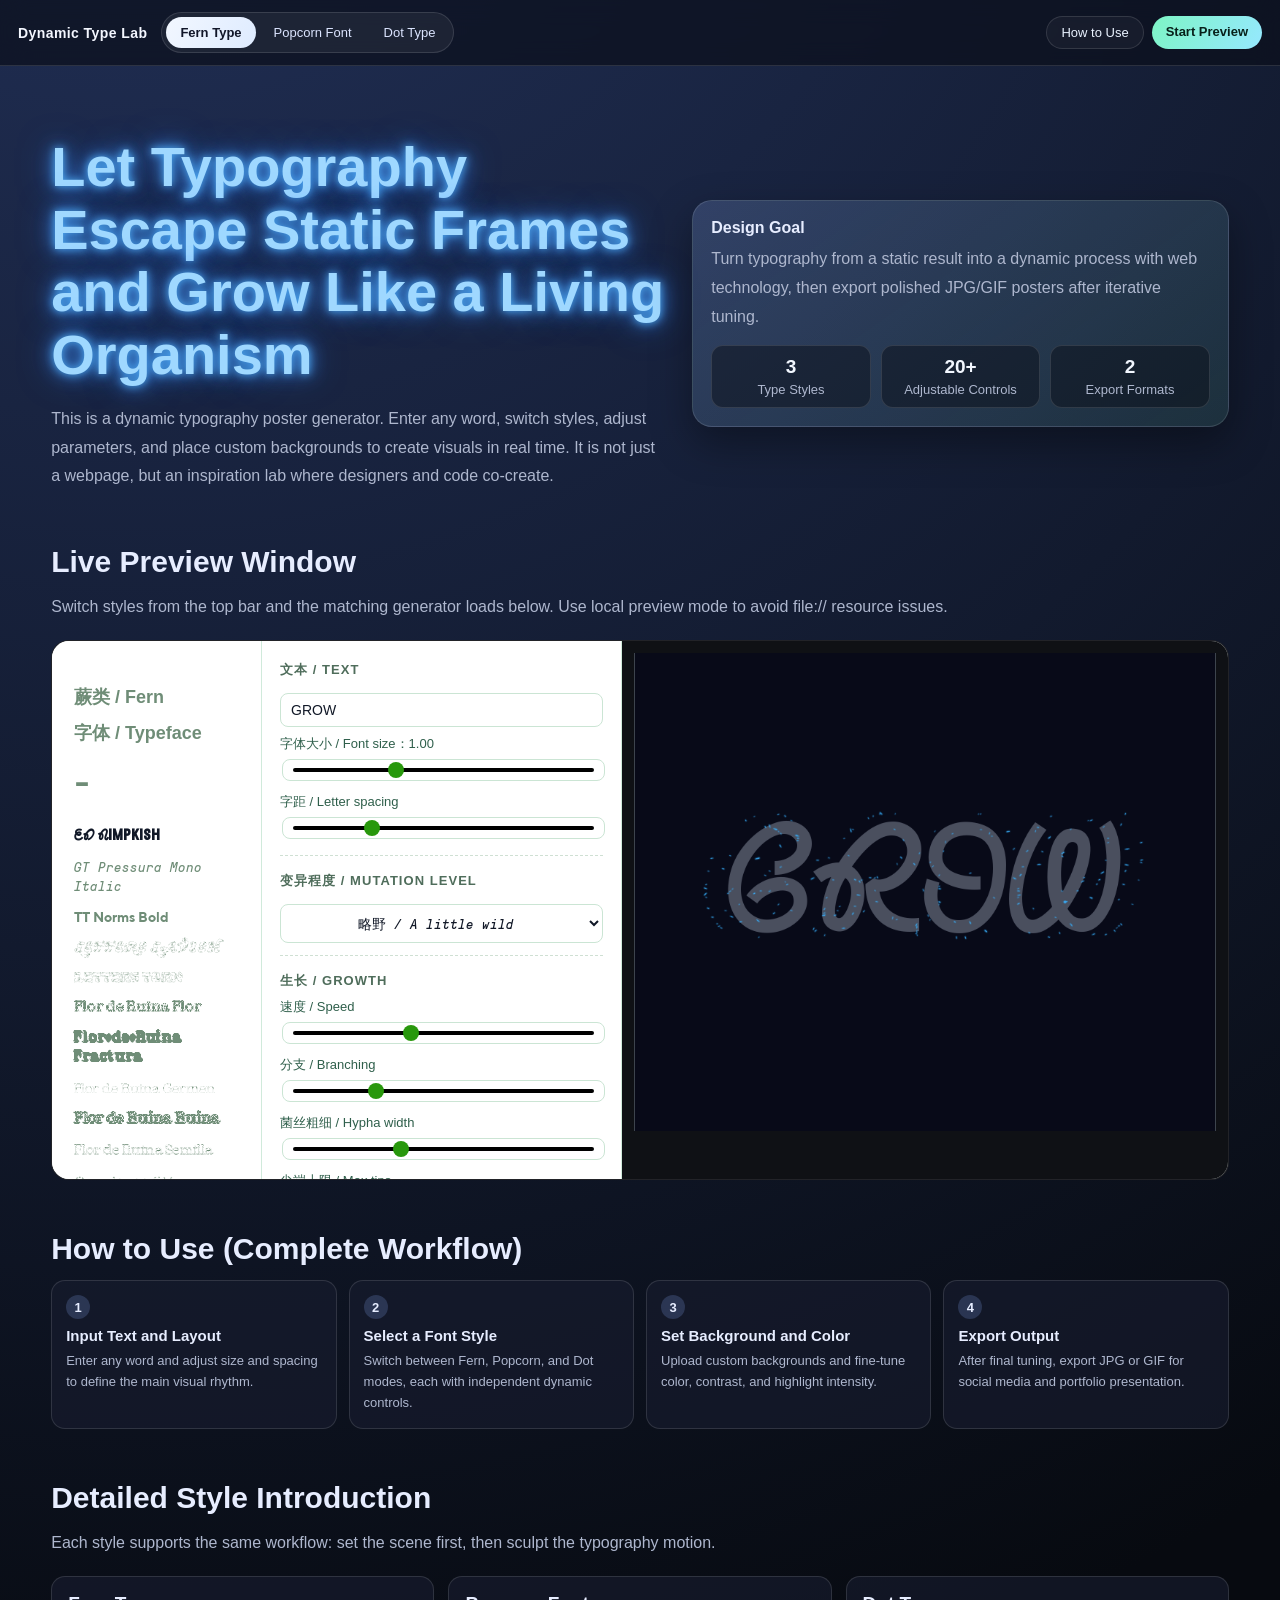
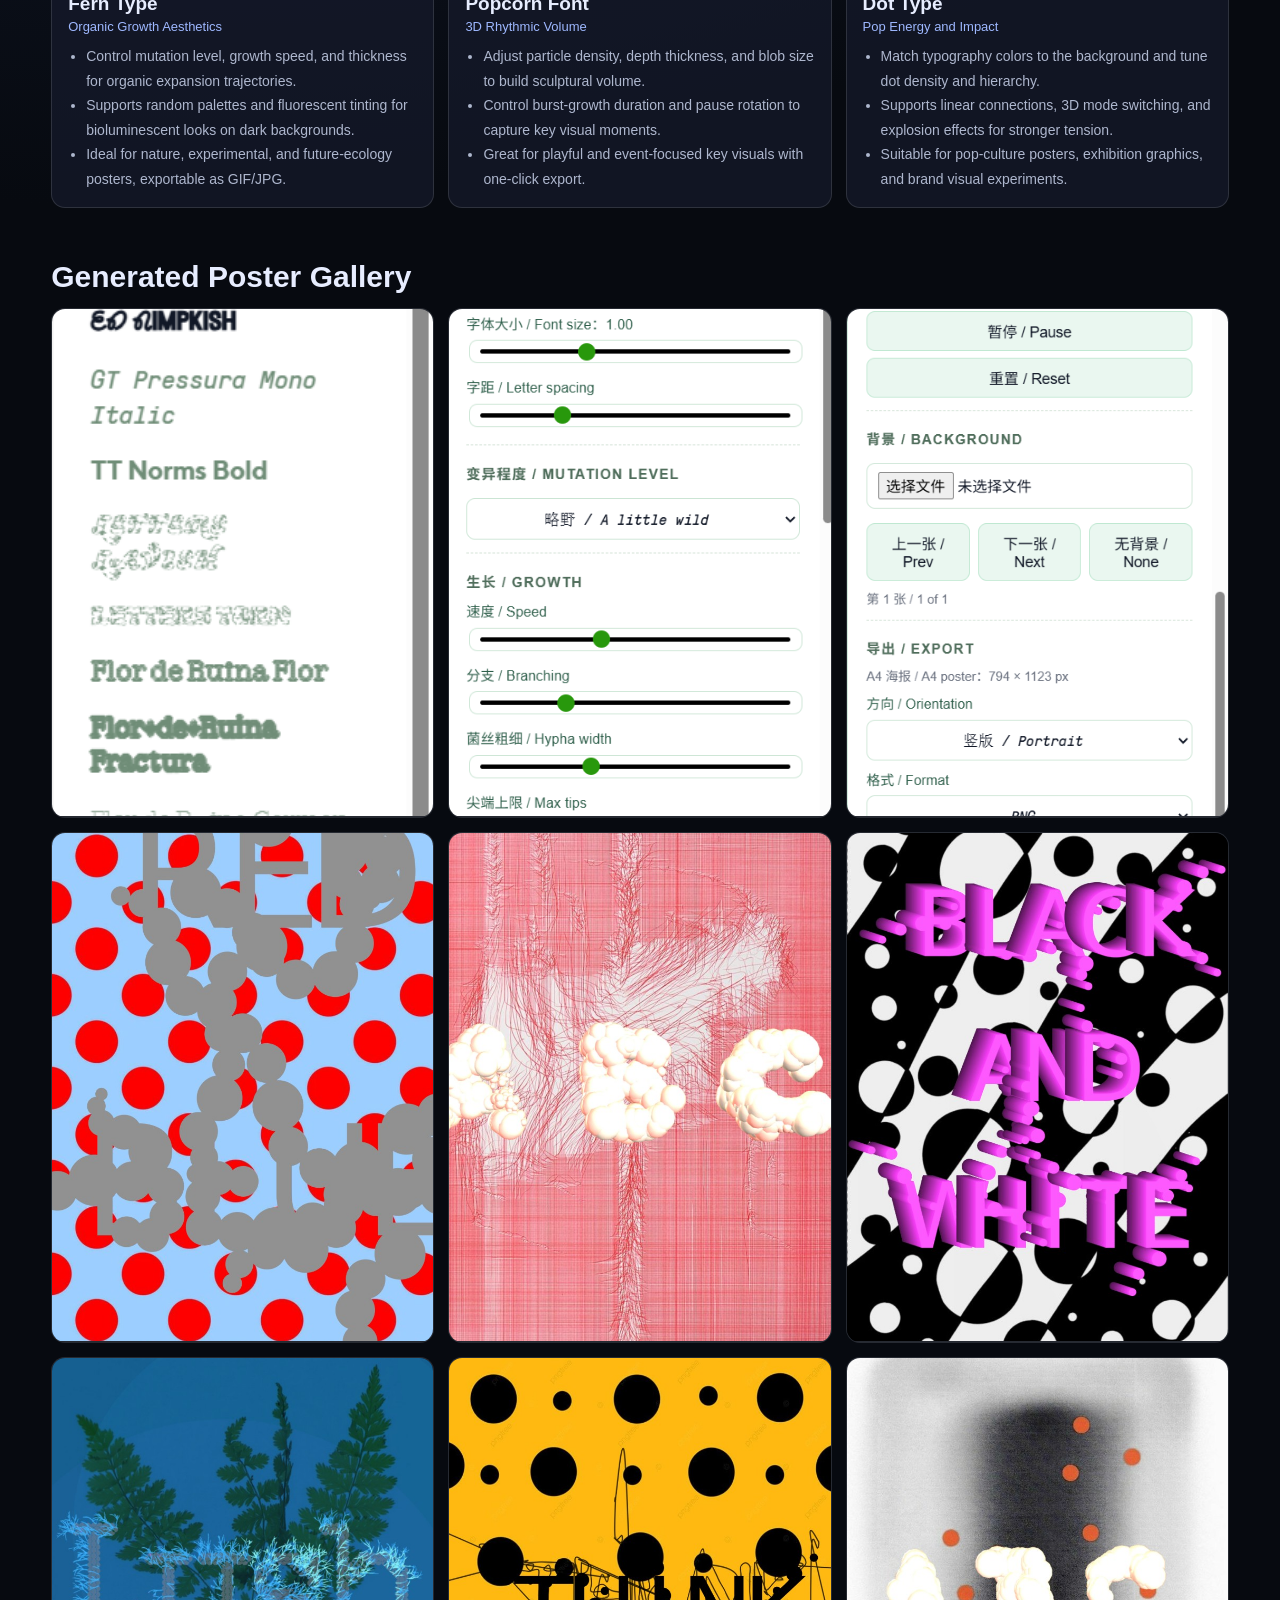
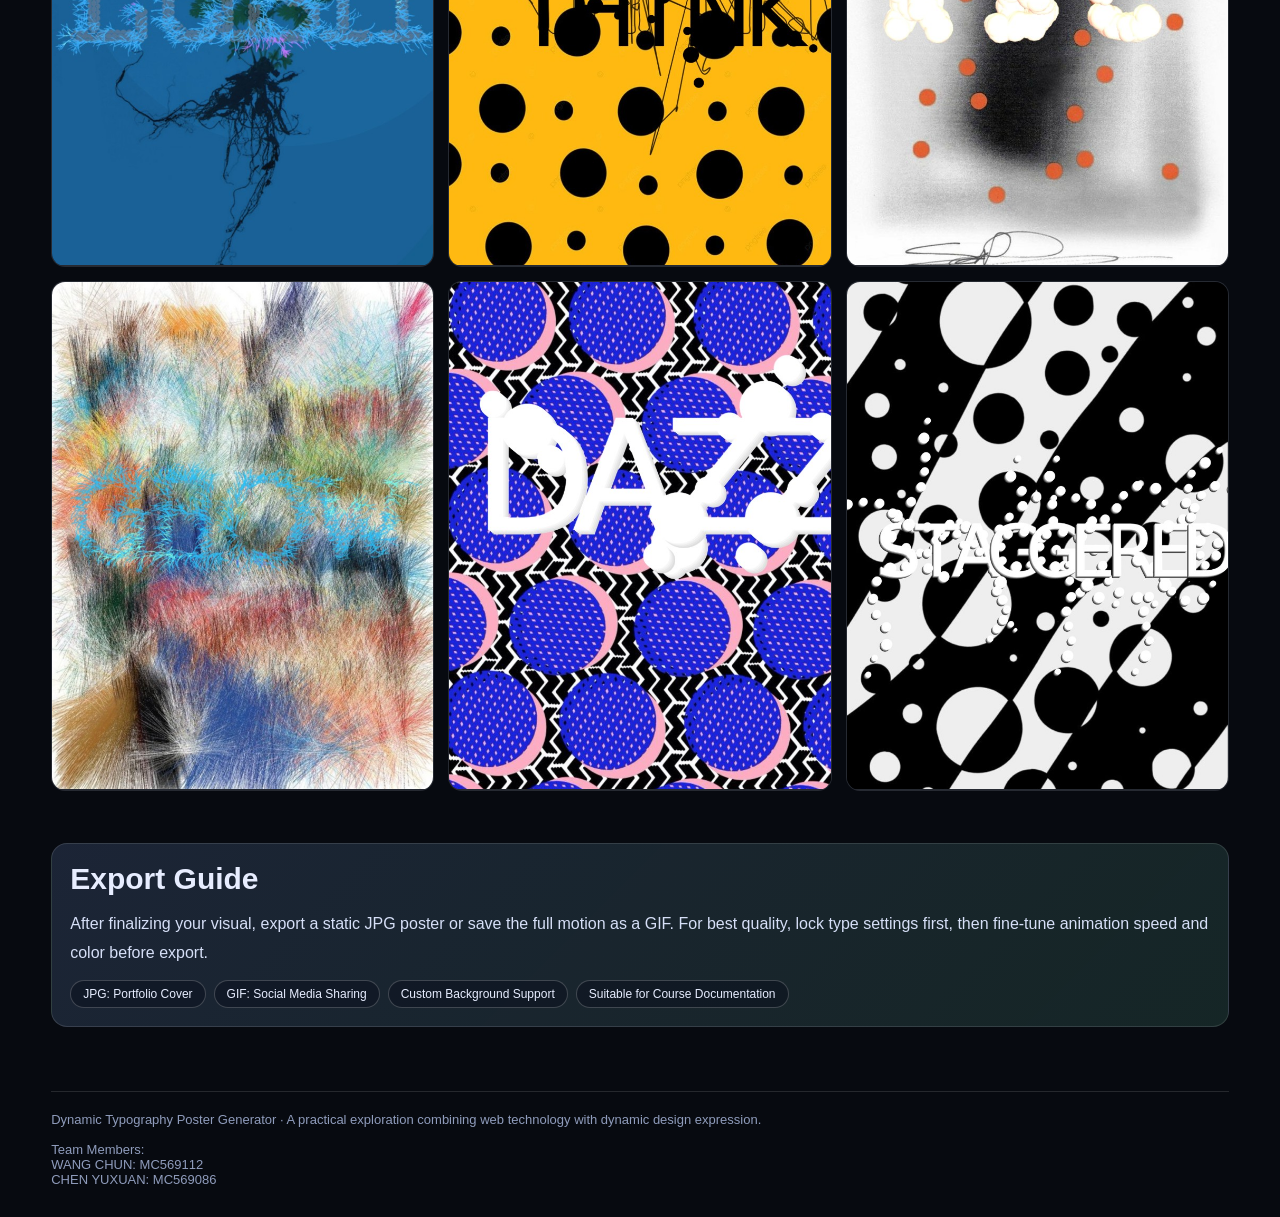
<file: index.html>
<!doctype html>
<html lang="en">
<head>
  <meta charset="UTF-8" />
  <meta name="viewport" content="width=device-width, initial-scale=1.0" />
  <title>Dynamic Typography Poster Generator · Full Preview</title>
  <style>
    :root {
      --bg: #070a10;
      --panel: #111625;
      --panel-soft: rgba(23, 29, 46, 0.65);
      --line: rgba(255, 255, 255, 0.12);
      --text: #e7edff;
      --sub: #aeb7ce;
      --brand: #7df5c5;
      --brand-2: #8eb0ff;
    }
    * { box-sizing: border-box; }
    html, body {
      margin: 0;
      background: radial-gradient(circle at 10% -10%, #24345f 0%, var(--bg) 45%);
      color: var(--text);
      font-family: "Segoe UI", "PingFang SC", "Microsoft YaHei", sans-serif;
      scroll-behavior: smooth;
    }
    a { color: inherit; }
    .file-proto-warn {
      display: none;
      margin: 0;
      padding: 10px 16px;
      font-size: 13px;
      line-height: 1.5;
      background: #fde68a;
      color: #3b2a00;
      border-bottom: 1px solid #f59e0b;
    }
    .topbar {
      position: sticky;
      top: 0;
      z-index: 20;
      display: flex;
      align-items: center;
      gap: 14px;
      padding: 12px 18px;
      background: rgba(12, 16, 28, 0.72);
      border-bottom: 1px solid var(--line);
      backdrop-filter: blur(12px);
    }
    .logo {
      font-size: 14px;
      font-weight: 700;
      letter-spacing: 0.03em;
      color: #f4f7ff;
    }
    .segment {
      display: inline-flex;
      gap: 4px;
      padding: 4px;
      border-radius: 999px;
      border: 1px solid var(--line);
      background: rgba(255, 255, 255, 0.06);
    }
    .segment button {
      border: 0;
      border-radius: 999px;
      padding: 8px 14px;
      color: #dce5ff;
      background: transparent;
      cursor: pointer;
      font-size: 13px;
      white-space: nowrap;
    }
    .segment button[aria-selected="true"] {
      color: #111629;
      background: linear-gradient(120deg, #f2f7ff, #deebff);
      font-weight: 600;
    }
    .top-actions {
      margin-left: auto;
      display: flex;
      gap: 8px;
    }
    .btn {
      border: 1px solid var(--line);
      border-radius: 999px;
      padding: 8px 14px;
      color: #eaf2ff;
      text-decoration: none;
      font-size: 13px;
      background: rgba(255, 255, 255, 0.04);
    }
    .btn.primary {
      background: linear-gradient(120deg, var(--brand), #96e8ff);
      color: #08201a;
      border: 0;
      font-weight: 700;
    }
    .wrap {
      width: min(1180px, 92vw);
      margin: 0 auto;
    }
    .hero {
      padding: 70px 0 38px;
      display: grid;
      grid-template-columns: 1.15fr 1fr;
      gap: 24px;
      align-items: center;
    }
    .hero h1 {
      margin: 0 0 18px;
      font-size: clamp(32px, 5vw, 56px);
      line-height: 1.12;
      color: #9fd8ff;
      text-shadow:
        0 0 8px rgba(80, 180, 255, 0.95),
        0 0 18px rgba(70, 150, 255, 0.85),
        0 0 34px rgba(40, 120, 255, 0.6);
    }
    .hero p {
      margin: 0;
      color: var(--sub);
      line-height: 1.8;
      font-size: 16px;
    }
    .hero-card {
      border: 1px solid var(--line);
      border-radius: 20px;
      padding: 18px;
      background: linear-gradient(145deg, rgba(150, 184, 255, 0.2), rgba(124, 246, 196, 0.1));
      box-shadow: 0 16px 40px rgba(0, 0, 0, 0.36);
    }
    .hero-stat {
      display: grid;
      grid-template-columns: repeat(3, 1fr);
      gap: 10px;
      margin-top: 14px;
    }
    .hero-stat div {
      border-radius: 12px;
      background: rgba(11, 14, 24, 0.5);
      border: 1px solid var(--line);
      padding: 10px;
      text-align: center;
      font-size: 13px;
      color: var(--sub);
    }
    .hero-stat strong {
      display: block;
      color: #f2f7ff;
      font-size: 19px;
      margin-bottom: 4px;
    }
    section {
      padding: 16px 0 36px;
    }
    h2 {
      font-size: 30px;
      margin: 0 0 14px;
    }
    .subtitle {
      color: var(--sub);
      margin: 0 0 20px;
      line-height: 1.7;
    }
    .preview-panel {
      border: 1px solid var(--line);
      border-radius: 18px;
      overflow: hidden;
      background: #03050a;
      height: clamp(420px, 60vh, 680px);
      position: relative;
    }
    .preview-panel iframe {
      border: 0;
      width: 100%;
      height: 100%;
    }
    .methods {
      display: grid;
      grid-template-columns: repeat(4, 1fr);
      gap: 12px;
    }
    .method-item, .style-card, .poster {
      border: 1px solid var(--line);
      border-radius: 14px;
      background: var(--panel-soft);
    }
    .method-item {
      padding: 14px;
    }
    .method-item b {
      font-size: 13px;
      display: inline-flex;
      width: 24px;
      height: 24px;
      align-items: center;
      justify-content: center;
      border-radius: 50%;
      background: rgba(141, 176, 255, 0.2);
      margin-bottom: 8px;
    }
    .method-item h3 {
      margin: 0 0 7px;
      font-size: 15px;
    }
    .method-item p {
      margin: 0;
      color: var(--sub);
      font-size: 13px;
      line-height: 1.6;
    }
    .styles {
      display: grid;
      grid-template-columns: repeat(3, 1fr);
      gap: 14px;
    }
    .style-card {
      padding: 16px;
    }
    .style-card h3 {
      margin: 0;
      font-size: 19px;
    }
    .style-card .en {
      color: #9eb8ff;
      margin: 4px 0 10px;
      font-size: 13px;
    }
    .style-card ul {
      margin: 0;
      padding-left: 18px;
      color: var(--sub);
      line-height: 1.75;
      font-size: 14px;
    }
    .posters {
      display: grid;
      grid-template-columns: repeat(3, 1fr);
      gap: 14px;
    }
    .poster {
      overflow: hidden;
      display: flex;
      flex-direction: column;
      background: rgba(10, 14, 24, 0.75);
    }
    .poster img {
      width: 100%;
      aspect-ratio: 3 / 4;
      object-fit: cover;
      display: block;
      border-bottom: 1px solid var(--line);
    }
    .poster .label {
      padding: 10px 12px 12px;
    }
    .poster h4 {
      margin: 0 0 4px;
      font-size: 15px;
      line-height: 1.35;
    }
    .poster p {
      margin: 0;
      color: #b8c6ea;
      font-size: 12px;
    }
    .export-box {
      border: 1px solid var(--line);
      border-radius: 16px;
      padding: 18px;
      background: linear-gradient(135deg, rgba(141, 176, 255, 0.16), rgba(125, 245, 197, 0.12));
    }
    .export-box p {
      margin: 0 0 12px;
      line-height: 1.8;
      color: #d6dff7;
    }
    .chips {
      display: flex;
      flex-wrap: wrap;
      gap: 8px;
    }
    .chip {
      padding: 6px 12px;
      border-radius: 999px;
      font-size: 12px;
      border: 1px solid rgba(255, 255, 255, 0.2);
      background: rgba(11, 16, 30, 0.52);
    }
    footer {
      margin-top: 28px;
      border-top: 1px solid var(--line);
      padding: 20px 0 30px;
      color: #8f9cbc;
      font-size: 13px;
    }
    @media (max-width: 980px) {
      .hero { grid-template-columns: 1fr; padding-top: 42px; }
      .methods, .styles, .posters { grid-template-columns: 1fr 1fr; }
    }
    @media (max-width: 640px) {
      .topbar { flex-wrap: wrap; }
      .top-actions { margin-left: 0; }
      .methods, .styles, .posters { grid-template-columns: 1fr; }
      .hero-stat { grid-template-columns: 1fr; }
    }
  </style>
</head>
<body>
  <p id="fileProtoWarn" class="file-proto-warn" role="status">
    You are opening this page via file://. Please start the local preview script first, then visit <code>http://127.0.0.1:8891/</code>.
  </p>

  <header class="topbar">
    <div class="logo">Dynamic Type Lab</div>
    <div class="segment" role="tablist" aria-label="Style switch">
      <button type="button" id="tab-hypha01" role="tab" aria-selected="true" aria-controls="site-frame">Fern Type</button>
      <button type="button" id="tab-hypha3d" role="tab" aria-selected="false" aria-controls="site-frame">Popcorn Font</button>
      <button type="button" id="tab-sketch" role="tab" aria-selected="false" aria-controls="site-frame">Dot Type</button>
    </div>
    <div class="top-actions">
      <a class="btn" href="#guide">How to Use</a>
      <a class="btn primary" href="#live">Start Preview</a>
    </div>
  </header>

  <main class="wrap">
    <section class="hero">
      <div>
        <h1>Let Typography Escape Static Frames<br />and Grow Like a Living Organism</h1>
        <p>
          This is a dynamic typography poster generator. Enter any word, switch styles, adjust parameters, and place custom backgrounds to create visuals in real time. It is not just a webpage, but an inspiration lab where designers and code co-create.
        </p>
      </div>
      <div class="hero-card">
        <strong>Design Goal</strong>
        <p class="subtitle" style="margin:8px 0 0;">
          Turn typography from a static result into a dynamic process with web technology, then export polished JPG/GIF posters after iterative tuning.
        </p>
        <div class="hero-stat">
          <div><strong>3</strong>Type Styles</div>
          <div><strong>20+</strong>Adjustable Controls</div>
          <div><strong>2</strong>Export Formats</div>
        </div>
      </div>
    </section>

    <section id="live">
      <h2>Live Preview Window</h2>
      <p class="subtitle">Switch styles from the top bar and the matching generator loads below. Use local preview mode to avoid file:// resource issues.</p>
      <div class="preview-panel">
        <iframe id="site-frame" title="Live dynamic typography preview"></iframe>
      </div>
    </section>

    <section id="guide">
      <h2>How to Use (Complete Workflow)</h2>
      <div class="methods">
        <article class="method-item">
          <b>1</b>
          <h3>Input Text and Layout</h3>
          <p>Enter any word and adjust size and spacing to define the main visual rhythm.</p>
        </article>
        <article class="method-item">
          <b>2</b>
          <h3>Select a Font Style</h3>
          <p>Switch between Fern, Popcorn, and Dot modes, each with independent dynamic controls.</p>
        </article>
        <article class="method-item">
          <b>3</b>
          <h3>Set Background and Color</h3>
          <p>Upload custom backgrounds and fine-tune color, contrast, and highlight intensity.</p>
        </article>
        <article class="method-item">
          <b>4</b>
          <h3>Export Output</h3>
          <p>After final tuning, export JPG or GIF for social media and portfolio presentation.</p>
        </article>
      </div>
    </section>

    <section>
      <h2>Detailed Style Introduction</h2>
      <p class="subtitle">Each style supports the same workflow: set the scene first, then sculpt the typography motion.</p>
      <div class="styles">
        <article class="style-card">
          <h3>Fern Type</h3>
          <p class="en">Organic Growth Aesthetics</p>
          <ul>
            <li>Control mutation level, growth speed, and thickness for organic expansion trajectories.</li>
            <li>Supports random palettes and fluorescent tinting for bioluminescent looks on dark backgrounds.</li>
            <li>Ideal for nature, experimental, and future-ecology posters, exportable as GIF/JPG.</li>
          </ul>
        </article>
        <article class="style-card">
          <h3>Popcorn Font</h3>
          <p class="en">3D Rhythmic Volume</p>
          <ul>
            <li>Adjust particle density, depth thickness, and blob size to build sculptural volume.</li>
            <li>Control burst-growth duration and pause rotation to capture key visual moments.</li>
            <li>Great for playful and event-focused key visuals with one-click export.</li>
          </ul>
        </article>
        <article class="style-card">
          <h3>Dot Type</h3>
          <p class="en">Pop Energy and Impact</p>
          <ul>
            <li>Match typography colors to the background and tune dot density and hierarchy.</li>
            <li>Supports linear connections, 3D mode switching, and explosion effects for stronger tension.</li>
            <li>Suitable for pop-culture posters, exhibition graphics, and brand visual experiments.</li>
          </ul>
        </article>
      </div>
    </section>

    <section>
      <h2>Generated Poster Gallery</h2>
      <div class="posters">
        <article class="poster">
          <img src="assets/gallery/c__Users____AppData_Roaming_Cursor_User_workspaceStorage_283b3e4316146873b7c0c40d1c9e3ef6_images_588ccd5e0c032b459ac14dc6edbb5e39-4e5323fc-a02a-4df3-b46a-c95545437c27.png" alt="" loading="lazy" />
        </article>
        <article class="poster">
          <img src="assets/gallery/c__Users____AppData_Roaming_Cursor_User_workspaceStorage_283b3e4316146873b7c0c40d1c9e3ef6_images_81e70996817e2d2b37be144c7d0ee6eb-46a0be03-b493-4d83-82ad-4597601041f9.png" alt="" loading="lazy" />
        </article>
        <article class="poster">
          <img src="assets/gallery/c__Users____AppData_Roaming_Cursor_User_workspaceStorage_283b3e4316146873b7c0c40d1c9e3ef6_images_366f7f73c98ddcbb5b693c4367a1a8e5-1530a7f0-4c83-4836-8903-17f40b631798.png" alt="" loading="lazy" />
        </article>
        <article class="poster">
          <img src="assets/gallery/c__Users____AppData_Roaming_Cursor_User_workspaceStorage_283b3e4316146873b7c0c40d1c9e3ef6_images_0523c8fbcb21704c252a7f1fb19b2009-9d7dbf4b-1cd4-4d88-b047-c0663200fab7.png" alt="" loading="lazy" />
        </article>
        <article class="poster">
          <img src="assets/gallery/c__Users____AppData_Roaming_Cursor_User_workspaceStorage_283b3e4316146873b7c0c40d1c9e3ef6_images_a3b7bb2f9c4197abf1fd774eaa258813-d1e3f15f-a01d-491a-9dff-8e238dc6bdd2.png" alt="" loading="lazy" />
        </article>
        <article class="poster">
          <img src="assets/gallery/gallery-new-aic.png?v=20260401-4" alt="" loading="lazy" />
        </article>
        <article class="poster">
          <img src="assets/gallery/gallery-new-grow.png?v=20260401-4" alt="" loading="lazy" />
        </article>
        <article class="poster">
          <img src="assets/gallery/c__Users____AppData_Roaming_Cursor_User_workspaceStorage_283b3e4316146873b7c0c40d1c9e3ef6_images_8f7b266f37e2ae2b406540b25ccbb711-6c7daae2-5886-412d-9455-14fbab361abe.png" alt="" loading="lazy" />
        </article>
        <article class="poster">
          <img src="assets/gallery/c__Users____AppData_Roaming_Cursor_User_workspaceStorage_283b3e4316146873b7c0c40d1c9e3ef6_images_74ca0c047b29ad5ffeb4c5c0bcfdb66d-66dba9b5-579b-4f4b-ba26-a7b05d8e419e.png" alt="" loading="lazy" />
        </article>
        <article class="poster">
          <img src="assets/gallery/c__Users____AppData_Roaming_Cursor_User_workspaceStorage_283b3e4316146873b7c0c40d1c9e3ef6_images_be12fd8d308293a68924dfcfef86d3f5-4a6d3846-e227-4245-8489-78540e20b130.png" alt="" loading="lazy" />
        </article>
        <article class="poster">
          <img src="assets/gallery/c__Users____AppData_Roaming_Cursor_User_workspaceStorage_283b3e4316146873b7c0c40d1c9e3ef6_images_a9dc67df0c2f2aa646c1614c33de609e-b7113aec-a3f3-4e6a-8c4e-e67a89eeaba2.png" alt="" loading="lazy" />
        </article>
        <article class="poster">
          <img src="assets/gallery/gallery-new-dazz.png?v=20260401-4" alt="" loading="lazy" />
        </article>
      </div>
    </section>

    <section>
      <div class="export-box">
        <h2 style="margin-top:0;">Export Guide</h2>
        <p>
          After finalizing your visual, export a static JPG poster or save the full motion as a GIF. For best quality, lock type settings first, then fine-tune animation speed and color before export.
        </p>
        <div class="chips">
          <span class="chip">JPG: Portfolio Cover</span>
          <span class="chip">GIF: Social Media Sharing</span>
          <span class="chip">Custom Background Support</span>
          <span class="chip">Suitable for Course Documentation</span>
        </div>
      </div>
    </section>

    <footer>
      Dynamic Typography Poster Generator · A practical exploration combining web technology with dynamic design expression.
      <br /><br />
      Team Members:
      <br />WANG CHUN: MC569112
      <br />CHEN YUXUAN: MC569086
    </footer>
  </main>

  <script>
    (function () {
      var paths = {
        hypha01: "hypha-01-new/index.html?v=20260401-hotfix3",
        hypha3d: "hypha-03-3d/index.html?v=20260401-hotfix3",
        sketch: "sketch-fonts-bundle/sketchFonts-main/index.html?v=20260401-hotfix3"
      };
      var keys = ["hypha01", "hypha3d", "sketch"];
      var iframe = document.getElementById("site-frame");
      var tabs = {
        hypha01: document.getElementById("tab-hypha01"),
        hypha3d: document.getElementById("tab-hypha3d"),
        sketch: document.getElementById("tab-sketch")
      };

      function keyFromHash() {
        var h = (location.hash || "").replace(/^#/, "");
        if (keys.indexOf(h) !== -1) return h;
        return "hypha01";
      }

      function setActive(key, updateHash) {
        if (updateHash !== false && history.replaceState) {
          history.replaceState(null, "", "#" + key);
        }
        keys.forEach(function (k) {
          tabs[k].setAttribute("aria-selected", k === key ? "true" : "false");
        });
        iframe.src = paths[key];
      }

      tabs.hypha01.addEventListener("click", function () { setActive("hypha01"); });
      tabs.hypha3d.addEventListener("click", function () { setActive("hypha3d"); });
      tabs.sketch.addEventListener("click", function () { setActive("sketch"); });
      window.addEventListener("hashchange", function () { setActive(keyFromHash(), false); });
      setActive(keyFromHash(), false);

      if (location.protocol === "file:") {
        var warn = document.getElementById("fileProtoWarn");
        if (warn) warn.style.display = "block";
      }
    })();
  </script>
</body>
</html>
</file>
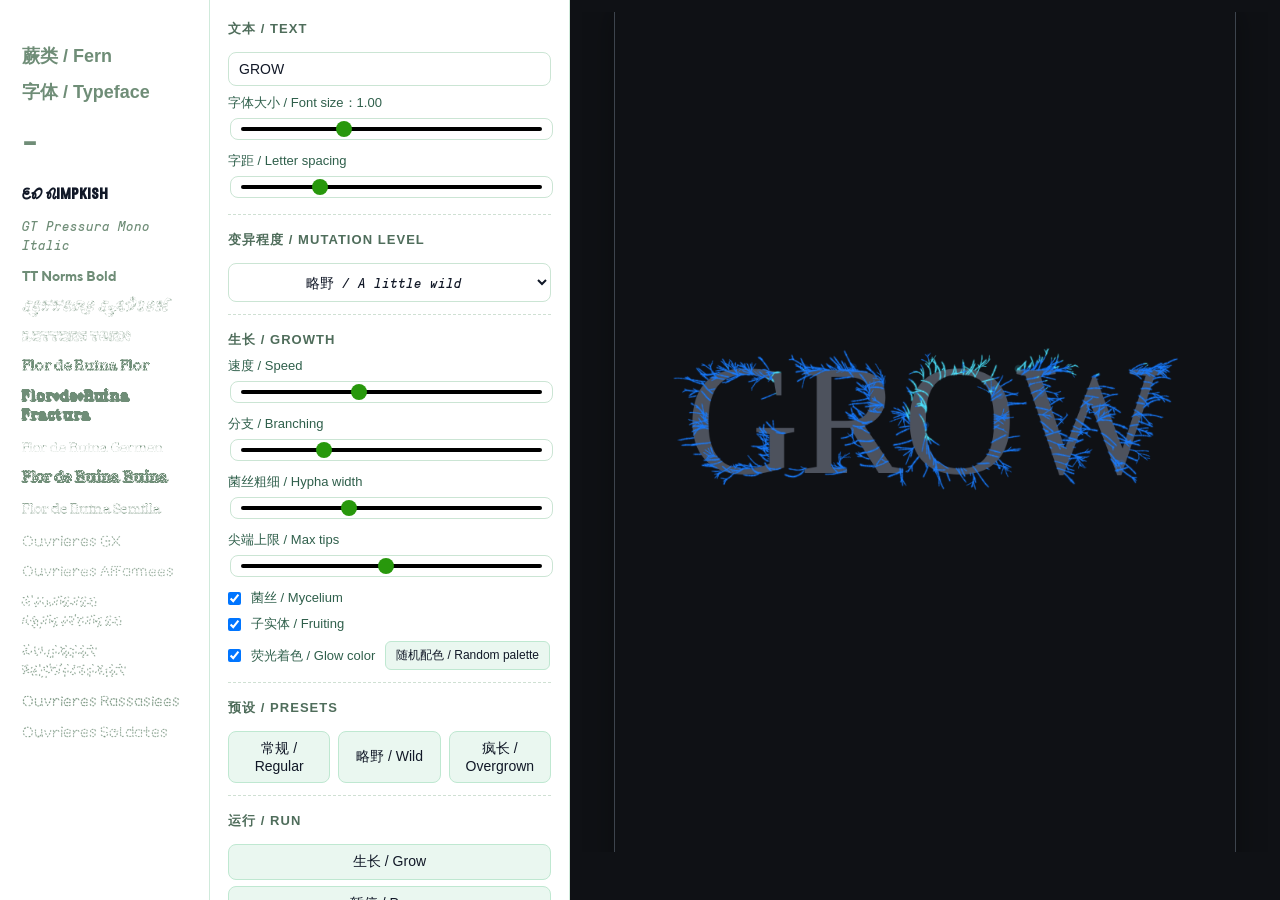
<file: hypha-01-new/index.html>
<!DOCTYPE html>
<html lang="zh-CN">
<head>
  <meta charset="UTF-8">
  <meta name="viewport" content="width=device-width, initial-scale=1.0">
  <title>蕨类字体 / Fern type</title>
  <link rel="stylesheet" href="./style.css">
  <!-- 本地 p5，解压后无需联网即可打开 -->
  <script src="./p5.min.js"></script>
  <script src="./gif.js"></script>
  <style>
    body {
      margin: 0;
      background: #f1f8f4;
      color: #1f2937;
      font-family: Arial, sans-serif;
      overflow: hidden;
    }
    .font-sidebar { background: #ffffff; border-right: 1px solid #d0eadb; z-index: 5; }
    .font-sidebar h2, .font-sidebar h3 { color: #6f8d77; }
    #fontList button {
      width: 100%;
      text-align: left;
      border: none;
      background: transparent;
      color: #6f8d77;
      font-size: 14px;
      line-height: 1.35;
      padding: 6px 0;
      cursor: pointer;
      word-break: break-word;
    }
    #fontList button.is-active, #fontList button:hover { color: #111827; font-weight: 700; }
    .main { margin-left: 210px; display: grid; grid-template-columns: 360px 1fr; height: 100vh; position: relative; z-index: 2; }
    .panel { border-right: 1px solid #d0eadb; padding: 20px 18px; box-sizing: border-box; overflow: auto; background: #ffffff; position: relative; z-index: 3; }
    .panel h4 { margin: 0 0 8px; font-size: 13px; color: #4f6d5b; letter-spacing: 0.08em; text-transform: uppercase; }
    .panel-block { margin-bottom: 16px; padding-bottom: 12px; border-bottom: 1px dashed #cfe0d3; }
    .panel label { display: block; margin-top: 8px; font-size: 13px; color: #2f5f4b; }
    .panel input, .panel select, .panel button { width: 100%; margin-top: 6px; background: #ffffff; color: #111827; border: 1px solid #cbe5d4; border-radius: 8px; padding: 8px 10px; box-sizing: border-box; font-size: 14px; }
    .panel input:focus, .panel select:focus { outline: 2px solid #b7eacc; border-color: #63d18a; }
    .panel button { cursor: pointer; background: #eaf7f0; border-color: #bfe8d1; transition: background 0.16s ease, border-color 0.16s ease, transform 0.08s ease; }
    .panel button:hover { background: #dff4e7; border-color: #8fe1b3; }
    .panel button:active { transform: translateY(1px); }
    .toggle-row { display: flex; gap: 10px; align-items: center; margin-top: 8px; font-size: 13px; color: #2f5f4b; }
    .toggle-row button { width: auto; margin-top: 0; padding: 5px 10px; border-radius: 6px; font-size: 12px; }
    .toggle-row input { width: auto; margin: 0; }
    .preset-row { display: grid; grid-template-columns: 1fr 1fr 1fr; gap: 8px; margin-top: 8px; }
    .canvas-wrap { position: relative; height: 100vh; background: #0f1115; overflow: hidden; z-index: 1; display: flex; flex-direction: column; align-items: center; padding: 12px 12px 48px; box-sizing: border-box; }
    .canvas-board { flex: 1; min-height: 0; width: 100%; display: flex; align-items: center; justify-content: center; overflow: auto; }
    #canvas-container { width: min(620px, 100%); aspect-ratio: 210 / 297; border-radius: 10px; border: 1px solid rgba(148, 163, 184, 0.35); box-shadow: 0 12px 32px rgba(0,0,0,0.35); overflow: hidden; line-height: 0; }
    #canvas-container canvas { width: 100% !important; height: auto !important; display: block; position: static !important; left: auto !important; top: auto !important; margin: 0 !important; background: transparent !important; }
    #statusText { display: none; }
  </style>
</head>
<body>
  <aside class="font-sidebar">
    <h3>蕨类 / Fern</h3>
    <h3>字体 / Typeface</h3>
    <h2>-</h2>
    <ul id="fontList"></ul>
  </aside>
  <main class="main">
    <section class="panel">
      <div class="panel-block">
        <h4>文本 / Text</h4>
        <input id="hyphaText" type="text" value="GROW">
        <label>字体大小 / Font size：<span id="fontSizeScaleVal">1.00</span></label>
        <input id="fontSizeScale" type="range" min="0.6" max="1.8" step="0.05" value="1.00">
        <label>字距 / Letter spacing</label>
        <input id="letterSpacing" type="range" min="0.6" max="2.2" step="0.1" value="1.0">
      </div>
      <div class="panel-block">
        <h4>变异程度 / Mutation level</h4>
        <select id="mutation">
          <option value="0.8">常规 / Regular</option>
          <option value="1.3" selected>略野 / A little wild</option>
          <option value="1.9">疯长 / Overgrown</option>
        </select>
      </div>
      <div class="panel-block">
        <h4>生长 / Growth</h4>
        <label>速度 / Speed</label>
        <input id="growthSpeed" type="range" min="20" max="280" value="120">
        <label>分支 / Branching</label>
        <input id="branchRate" type="range" min="0.01" max="0.2" step="0.01" value="0.06">
        <label>菌丝粗细 / Hypha width</label>
        <input id="strokeWeight" type="range" min="0.5" max="2.5" step="0.1" value="1.2">
        <label>尖端上限 / Max tips</label>
        <input id="maxTips" type="range" min="500" max="3200" step="100" value="1800">
        <div class="toggle-row"><input type="checkbox" id="toggleMycelium" checked><span>菌丝 / Mycelium</span></div>
        <div class="toggle-row"><input type="checkbox" id="toggleFruiting" checked><span>子实体 / Fruiting</span></div>
        <div class="toggle-row"><input type="checkbox" id="toggleColorize" checked><span>荧光着色 / Glow color</span><button id="randomPaletteBtn" type="button">随机配色 / Random palette</button></div>
      </div>
      <div class="panel-block">
        <h4>预设 / Presets</h4>
        <div class="preset-row">
          <button type="button" data-preset="regular">常规 / Regular</button>
          <button type="button" data-preset="wild">略野 / Wild</button>
          <button type="button" data-preset="overgrown">疯长 / Overgrown</button>
        </div>
      </div>
      <div class="panel-block">
        <h4>运行 / Run</h4>
        <button id="growBtn" type="button">生长 / Grow</button>
        <button id="pauseBtn" type="button">暂停 / Pause</button>
        <button id="resetBtn" type="button">重置 / Reset</button>
      </div>
      <div class="panel-block">
        <h4>背景 / Background</h4>
        <input id="bgFile" type="file" accept="image/*" multiple>
        <div class="preset-row">
          <button id="prevBg" type="button">上一张 / Prev</button>
          <button id="nextBg" type="button">下一张 / Next</button>
          <button id="noBg" type="button">无背景 / None</button>
        </div>
        <div id="bgInfo" style="margin-top:8px; font-size:12px; color:#6b7280;">无背景 / No background</div>
      </div>
      <div class="panel-block">
        <h4>导出 / Export</h4>
        <div style="font-size:12px;color:#6b7280;">A4 海报 / A4 poster：794 × 1123 px</div>
        <label>方向 / Orientation</label>
        <select id="exportOrientation">
          <option value="portrait" selected>竖版 / Portrait</option>
          <option value="landscape">横版 / Landscape</option>
        </select>
        <label>格式 / Format</label>
        <select id="exportFormat">
          <option value="png" selected>PNG</option>
          <option value="jpeg">JPEG</option>
          <option value="gif">GIF</option>
        </select>
        <button id="exportBtn" type="button">导出文件 / Export file</button>
      </div>
    </section>
    <section id="canvasWrap" class="canvas-wrap">
      <div class="canvas-board">
        <div id="canvas-container"></div>
      </div>
      <div id="statusText" aria-hidden="true">准备就绪 / Ready</div>
    </section>
  </main>
  <script src="./hypha.js?v=20260401-hotfix2"></script>
</body>
</html>
</file>
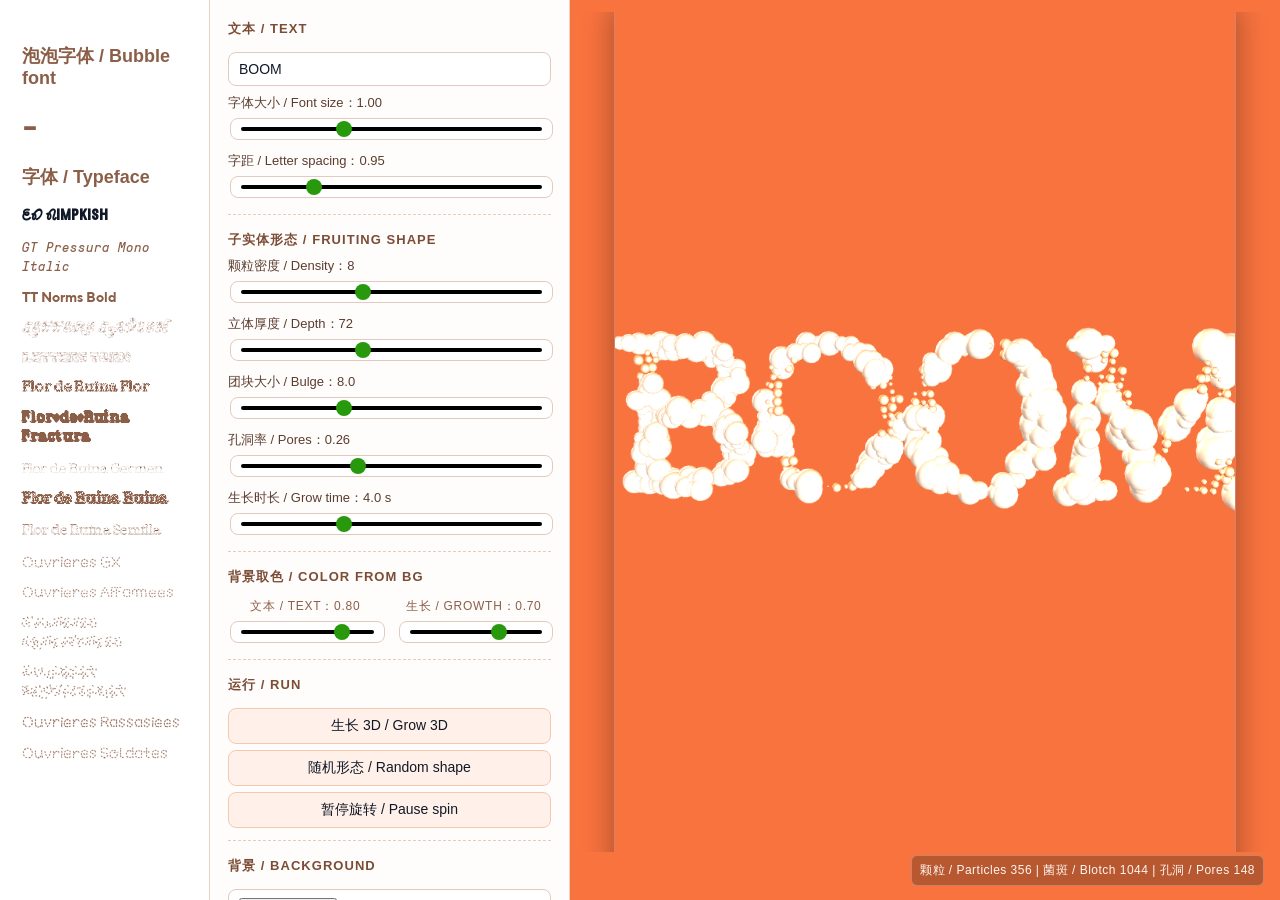
<file: hypha-03-3d/index.html>
<!DOCTYPE html>
<html lang="zh-CN">
<head>
  <meta charset="UTF-8">
  <meta name="viewport" content="width=device-width, initial-scale=1.0">
  <title>泡泡字体 / Bubble font</title>
  <link rel="stylesheet" href="./style.css">
  <!-- 本地 p5，解压后无需联网即可打开 -->
  <script src="./p5.min.js"></script>
  <script src="../hypha-01-new/gif.js"></script>
  <style>
    body {
      margin: 0;
      background: #fff3ea;
      color: #1f2937;
      font-family: Arial, sans-serif;
      overflow: hidden;
    }
    .font-sidebar { background: #ffffff; border-right: 1px solid #e7d2c4; z-index: 5; }
    .font-sidebar h2, .font-sidebar h3 { color: #8b5e48; }
    #fontList button {
      width: 100%;
      text-align: left;
      border: none;
      background: transparent;
      color: #8b5e48;
      font-size: 14px;
      line-height: 1.35;
      padding: 6px 0;
      cursor: pointer;
      word-break: break-word;
    }
    #fontList button.is-active, #fontList button:hover { color: #111827; font-weight: 700; }
    .main { margin-left: 210px; display: grid; grid-template-columns: 360px 1fr; height: 100vh; }
    .panel { border-right: 1px solid #e7d2c4; padding: 20px 18px; box-sizing: border-box; overflow: auto; background: #fffdfb; }
    .panel h4 { margin: 0 0 8px; font-size: 13px; color: #7b4d36; letter-spacing: 0.08em; text-transform: uppercase; }
    .panel-block { margin-bottom: 16px; padding-bottom: 12px; border-bottom: 1px dashed #e5cdbd; }
    .panel label { display: block; margin-top: 8px; font-size: 13px; color: #5b3d30; }
    .panel input, .panel select, .panel button { width: 100%; margin-top: 6px; background: #ffffff; color: #111827; border: 1px solid #e2cbbd; border-radius: 8px; padding: 8px 10px; box-sizing: border-box; font-size: 14px; }
    .panel button { cursor: pointer; background: #fff1e9; border-color: #f5c8af; transition: background 0.16s ease, border-color 0.16s ease, transform 0.08s ease; }
    .panel button:hover { background: #ffe7da; border-color: #eab191; }
    .panel button:active { transform: translateY(1px); }
    .preset-row { display: grid; grid-template-columns: 1fr 1fr 1fr; gap: 8px; margin-top: 8px; }
    .duo-control {
      display: grid;
      grid-template-columns: 1fr 1fr;
      gap: 14px;
    }
    .duo-control .mini label {
      text-align: center;
      margin-top: 4px;
      color: #8b5e48;
      font-size: 12px;
      letter-spacing: 0.06em;
      text-transform: uppercase;
    }
    .canvas-wrap { position: relative; height: 100vh; background: #f9733f; overflow: hidden; display: flex; flex-direction: column; align-items: center; padding: 12px 12px 48px; box-sizing: border-box; }
    .canvas-board { flex: 1; min-height: 0; width: 100%; display: flex; align-items: center; justify-content: center; overflow: auto; }
    #canvas-container { width: min(620px, 100%); aspect-ratio: 210 / 297; border-radius: 10px; border: 1px solid rgba(148, 163, 184, 0.35); box-shadow: 0 12px 32px rgba(0,0,0,0.35); overflow: hidden; line-height: 0; }
    #canvas-container canvas { width: 100% !important; height: auto !important; display: block; position: static !important; left: auto !important; top: auto !important; margin: 0 !important; background: transparent !important; }
    .status {
      position: absolute;
      right: 16px;
      bottom: 14px;
      color: #fff5ef;
      font-size: 12px;
      letter-spacing: 0.04em;
      background: rgba(105, 56, 33, 0.45);
      border: 1px solid rgba(255, 255, 255, 0.25);
      border-radius: 6px;
      padding: 6px 8px;
    }
  </style>
</head>
<body>
  <aside class="font-sidebar">
    <h3>泡泡字体 / Bubble font</h3>
    <h2>-</h2>
    <h3>字体 / Typeface</h3>
    <ul id="fontList"></ul>
  </aside>

  <main class="main">
    <section class="panel">
      <div class="panel-block">
        <h4>文本 / Text</h4>
        <input id="fruitText" type="text" value="BOOM">
        <label>字体大小 / Font size：<span id="fontSize3dVal">1.00</span></label>
        <input id="fontSize3d" type="range" min="0.6" max="1.8" step="0.05" value="1.00">
        <label>字距 / Letter spacing：<span id="letterSpacing3dVal">0.95</span></label>
        <input id="letterSpacing3d" type="range" min="0.7" max="1.8" step="0.05" value="0.95">
      </div>

      <div class="panel-block">
        <h4>子实体形态 / Fruiting shape</h4>
        <label>颗粒密度 / Density：<span id="density3dVal">8</span></label>
        <input id="density3d" type="range" min="4" max="14" step="1" value="8">
        <label>立体厚度 / Depth：<span id="depth3dVal">72</span></label>
        <input id="depth3d" type="range" min="20" max="150" step="2" value="72">
        <label>团块大小 / Bulge：<span id="bulge3dVal">8.0</span></label>
        <input id="bulge3d" type="range" min="2" max="20" step="0.5" value="8">
        <label>孔洞率 / Pores：<span id="poreRate3dVal">0.26</span></label>
        <input id="poreRate3d" type="range" min="0.05" max="0.6" step="0.01" value="0.26">
        <label>生长时长 / Grow time：<span id="growTime3dVal">4.0</span> s</label>
        <input id="growTime3d" type="range" min="1" max="10" step="0.2" value="4">
      </div>

      <div class="panel-block">
        <h4>背景取色 / Color from BG</h4>
        <div class="duo-control">
          <div class="mini">
            <label>文本 / Text：<span id="surfaceCtrlVal">0.80</span></label>
            <input id="surfaceCtrl" type="range" min="0" max="1" step="0.01" value="0.80">
          </div>
          <div class="mini">
            <label>生长 / Growth：<span id="growthCtrlVal">0.70</span></label>
            <input id="growthCtrl" type="range" min="0" max="1" step="0.01" value="0.70">
          </div>
        </div>
      </div>

      <div class="panel-block">
        <h4>运行 / Run</h4>
        <button id="grow3dBtn" type="button">生长 3D / Grow 3D</button>
        <button id="random3dBtn" type="button">随机形态 / Random shape</button>
        <button id="toggleRotateBtn" type="button">暂停旋转 / Pause spin</button>
      </div>

      <div class="panel-block">
        <h4>背景 / Background</h4>
        <input id="bgFile3d" type="file" accept="image/*" multiple>
        <div class="preset-row">
          <button id="prevBg3d" type="button">上一张 / Prev</button>
          <button id="nextBg3d" type="button">下一张 / Next</button>
          <button id="noBg3d" type="button">无背景 / None</button>
        </div>
        <div id="bgInfo3d" style="margin-top:8px; font-size:12px; color:#8b5e48;">无背景 / No background</div>
      </div>
      <div class="panel-block">
        <h4>导出 / Export</h4>
        <div style="font-size:12px; color:#8b5e48;">A4 海报 / A4 poster：794 × 1123 px</div>
        <label>方向 / Orientation</label>
        <select id="exportOrientation3d">
          <option value="portrait" selected>竖版 / Portrait</option>
          <option value="landscape">横版 / Landscape</option>
        </select>
        <label>格式 / Format</label>
        <select id="exportFormat3d">
          <option value="png" selected>PNG</option>
          <option value="jpeg">JPEG</option>
          <option value="gif">GIF (10s)</option>
        </select>
        <button id="exportBtn3d" type="button">导出文件 / Export file</button>
      </div>
    </section>

    <section id="canvasWrap3d" class="canvas-wrap">
      <div class="canvas-board">
        <div id="canvas-container"></div>
      </div>
      <div id="status3d" class="status">拖拽旋转视角 / Drag to orbit</div>
    </section>
  </main>

  <script src="./hypha3d.js"></script>
</body>
</html>
</file>
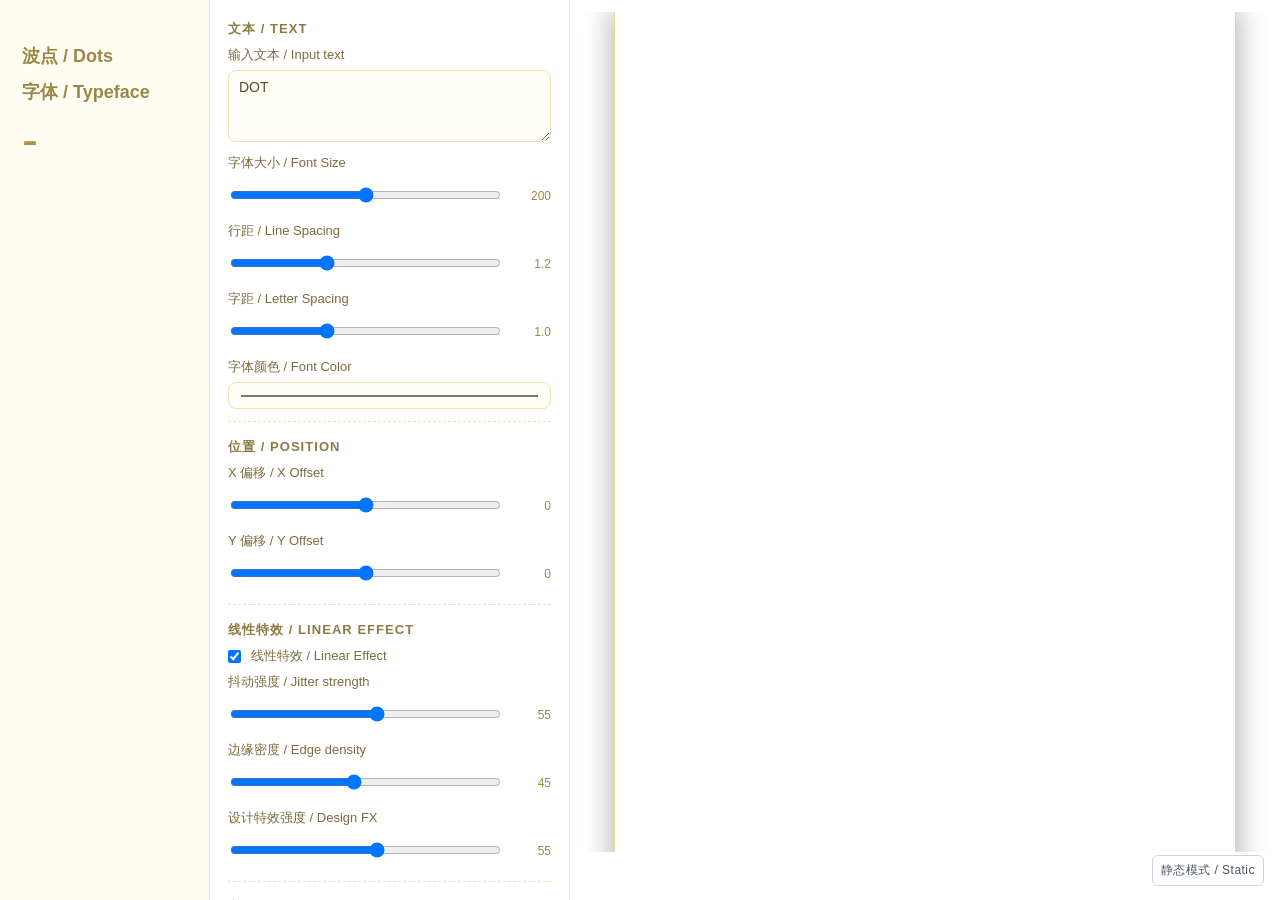
<file: sketch-fonts-bundle/sketchFonts-main/index.html>
<!DOCTYPE html>
<html lang="zh-CN">
<head>
  <meta charset="UTF-8" />
  <meta name="viewport" content="width=device-width, initial-scale=1.0" />
  <title>波点字体 / Dot type</title>
  <script src="./p5.min.js"></script>
  <script src="../../hypha-01-new/gif.js"></script>
  <style>
    body {
      margin: 0;
      background: #fff9db;
      color: #3f3200;
      font-family: Arial, sans-serif;
      overflow: hidden;
    }
    .font-sidebar {
      position: fixed;
      left: 0;
      top: 0;
      width: 210px;
      height: 100vh;
      overflow-y: auto;
      background: #fffdf2;
      border-right: 1px solid #efe6b8;
      padding: 36px 22px;
      box-sizing: border-box;
      z-index: 5;
    }
    .font-sidebar h2 {
      margin: 0 0 16px;
      color: #ad9240;
      font-size: 48px;
      line-height: 1;
      font-weight: 500;
    }
    .font-sidebar h3 {
      margin: 8px 0 12px;
      font-size: 18px;
      color: #9b8747;
    }
    #fontList {
      list-style: none;
      margin: 0;
      padding: 0;
    }
    #fontList li {
      margin: 0;
    }
    #fontList button {
      width: 100%;
      text-align: left;
      border: none;
      background: transparent;
      color: #9b8747;
      font-size: 14px;
      line-height: 1.35;
      padding: 6px 0;
      cursor: pointer;
      word-break: break-word;
    }
    #fontList button:hover,
    #fontList button.is-active {
      color: #5f5330;
      font-weight: 700;
    }
    .main {
      margin-left: 210px;
      display: grid;
      grid-template-columns: 360px 1fr;
      height: 100vh;
      position: relative;
      z-index: 2;
    }
    .panel {
      border-right: 1px solid #efe6b8;
      padding: 20px 18px;
      box-sizing: border-box;
      overflow: auto;
      background: #ffffff;
      position: relative;
      z-index: 3;
    }
    .panel h4 {
      margin: 0 0 8px;
      font-size: 13px;
      color: #8e7b44;
      letter-spacing: 0.08em;
      text-transform: uppercase;
    }
    .panel-block {
      margin-bottom: 16px;
      padding-bottom: 12px;
      border-bottom: 1px dashed #efe3ad;
    }
    .panel label {
      display: block;
      margin-top: 8px;
      font-size: 13px;
      color: #7c6b3f;
    }
    .panel input,
    .panel select,
    .panel button,
    .panel textarea {
      width: 100%;
      margin-top: 6px;
      background: #fffef7;
      color: #5a4c2d;
      border: 1px solid #ece1af;
      border-radius: 8px;
      padding: 8px 10px;
      box-sizing: border-box;
      font-size: 14px;
    }
    .panel textarea {
      min-height: 72px;
      resize: vertical;
      font-family: inherit;
    }
    .panel input:focus,
    .panel select:focus,
    .panel textarea:focus {
      outline: 2px solid #f7edbf;
      border-color: #ccb978;
    }
    .panel button {
      cursor: pointer;
      background: #fff2bf;
      border-color: #e5d18a;
      transition: background 0.16s ease, border-color 0.16s ease, transform 0.08s ease;
    }
    .panel button:hover {
      background: #ffeeb0;
      border-color: #d6be72;
    }
    .panel button:active {
      transform: translateY(1px);
    }
    .toggle-row {
      display: flex;
      gap: 10px;
      align-items: center;
      margin-top: 8px;
      font-size: 13px;
      color: #7c6b3f;
    }
    .toggle-row button {
      width: auto;
      margin-top: 0;
      padding: 5px 10px;
      border-radius: 6px;
      font-size: 12px;
    }
    .toggle-row input {
      width: auto;
      margin: 0;
    }
    .slider-row {
      display: flex;
      gap: 8px;
      align-items: center;
      margin-top: 6px;
    }
    .slider-row input[type="range"] {
      flex: 1;
      margin-top: 0;
    }
    .value {
      width: 40px;
      text-align: right;
      font-size: 12px;
      color: #9b8747;
      flex-shrink: 0;
    }
    .preset-row {
      display: grid;
      grid-template-columns: 1fr 1fr;
      gap: 8px;
      margin-top: 8px;
    }
    .canvas-wrap {
      position: relative;
      height: 100vh;
      background: #ffffff;
      overflow: hidden;
      z-index: 1;
      display: flex;
      flex-direction: column;
      align-items: center;
      padding: 12px 12px 48px;
      box-sizing: border-box;
    }
    .canvas-board {
      flex: 1;
      min-height: 0;
      width: 100%;
      display: flex;
      align-items: center;
      justify-content: center;
      overflow: auto;
    }
    #canvas-container {
      width: min(620px, 100%);
      aspect-ratio: 210 / 297;
      background: #ffffff;
      border-radius: 10px;
      border: 1px solid rgba(204, 170, 0, 0.45);
      box-shadow: 0 12px 32px rgba(0, 0, 0, 0.35);
      overflow: hidden;
      line-height: 0;
    }
    #canvas-container canvas {
      width: 100% !important;
      height: auto !important;
      display: block;
    }
    #frameCounter {
      position: absolute;
      right: 16px;
      bottom: 14px;
      color: #4b5563;
      font-size: 12px;
      letter-spacing: 0.04em;
      background: #ffffff;
      border: 1px solid #d1d5db;
      border-radius: 6px;
      padding: 6px 8px;
      pointer-events: none;
    }
  </style>
</head>
<body>
  <aside class="font-sidebar">
    <h3>波点 / Dots</h3>
    <h3>字体 / Typeface</h3>
    <h2>-</h2>
    <ul id="fontList" aria-label="字体列表 / Font list"></ul>
  </aside>
  <main class="main">
    <section class="panel" aria-label="控制面板 / Control panel">
      <select id="fontSelect" style="display:none" aria-hidden="true"></select>

      <div class="panel-block">
        <h4>文本 / Text</h4>
        <label for="textInput">输入文本 / Input text</label>
        <textarea id="textInput" placeholder="输入文本，支持换行 / Type text, line breaks OK">DOT</textarea>
        <label for="fontSizeSlider">字体大小 / Font Size</label>
        <div class="slider-row">
          <input type="range" id="fontSizeSlider" min="80" max="320" value="200" step="10" />
          <span id="fontSizeValue" class="value">200</span>
        </div>
        <label for="lineSpacingSlider">行距 / Line Spacing</label>
        <div class="slider-row">
          <input type="range" id="lineSpacingSlider" min="0.8" max="2.0" value="1.2" step="0.1" />
          <span id="lineSpacingValue" class="value">1.2</span>
        </div>
        <label for="letterSpacingSlider">字距 / Letter Spacing</label>
        <div class="slider-row">
          <input type="range" id="letterSpacingSlider" min="0.5" max="2.0" value="1.0" step="0.1" />
          <span id="letterSpacingValue" class="value">1.0</span>
        </div>
        <label for="colorPicker">字体颜色 / Font Color</label>
        <input type="color" id="colorPicker" value="#111111" />
      </div>

      <div class="panel-block">
        <h4>位置 / Position</h4>
        <label for="offsetXSlider">X 偏移 / X Offset</label>
        <div class="slider-row">
          <input type="range" id="offsetXSlider" min="-500" max="500" value="0" step="5" />
          <span id="offsetXValue" class="value">0</span>
        </div>
        <label for="offsetYSlider">Y 偏移 / Y Offset</label>
        <div class="slider-row">
          <input type="range" id="offsetYSlider" min="-200" max="200" value="0" step="5" />
          <span id="offsetYValue" class="value">0</span>
        </div>
      </div>

      <div class="panel-block">
        <h4>线性特效 / Linear effect</h4>
        <div class="toggle-row">
          <input type="checkbox" id="waterMaterialCheckbox" checked />
          <span>线性特效 / Linear Effect</span>
        </div>
        <label for="waterStrengthSlider">抖动强度 / Jitter strength</label>
        <div class="slider-row">
          <input type="range" id="waterStrengthSlider" min="0" max="100" value="55" step="1" />
          <span id="waterStrengthValue" class="value">55</span>
        </div>
        <label for="waterSpeedSlider">边缘密度 / Edge density</label>
        <div class="slider-row">
          <input type="range" id="waterSpeedSlider" min="0" max="100" value="45" step="1" />
          <span id="waterSpeedValue" class="value">45</span>
        </div>
        <label for="handFxSlider">设计特效强度 / Design FX</label>
        <div class="slider-row">
          <input type="range" id="handFxSlider" min="0" max="100" value="55" step="1" />
          <span id="handFxValue" class="value">55</span>
        </div>
      </div>

      <div class="panel-block">
        <h4>立体 / 3D depth</h4>
        <p style="margin:0 0 10px; font-size:12px; color:#6b7280; line-height:1.45;">
          模拟厚涂字块 + 斜向光，和圆点颗粒感相配；关线性特效时更明显。
        </p>
        <div class="toggle-row">
          <input type="checkbox" id="depth3dCheckbox" />
          <span>字重挤出 / Extruded 3D</span>
        </div>
        <label for="depth3dLayersSlider">挤出层数 / Layers</label>
        <div class="slider-row">
          <input type="range" id="depth3dLayersSlider" min="2" max="20" value="9" step="1" />
          <span id="depth3dLayersValue" class="value">9</span>
        </div>
        <label for="depth3dAngleSlider">光向角度 / Light °</label>
        <div class="slider-row">
          <input type="range" id="depth3dAngleSlider" min="0" max="360" value="128" step="2" />
          <span id="depth3dAngleValue" class="value">128</span>
        </div>
        <label for="depth3dShadeSlider">背面压暗 / Back shade</label>
        <div class="slider-row">
          <input type="range" id="depth3dShadeSlider" min="15" max="95" value="58" step="1" />
          <span id="depth3dShadeValue" class="value">58</span>
        </div>
        <div class="toggle-row">
          <input type="checkbox" id="depth3dMotionCheckbox" />
          <span>光向微动 / Drift light</span>
        </div>
        <div class="toggle-row">
          <input type="checkbox" id="depth3dHighlightCheckbox" checked />
          <span>正面高光 / Front specular</span>
        </div>
      </div>

      <div class="panel-block">
        <h4>圆点 / Dots</h4>
        <div class="toggle-row">
          <input type="checkbox" id="circleGrowCheckbox" />
          <span>圆点生成 / Dot Generator</span>
        </div>

        <label for="dotColorPicker">圆点颜色 / Dot color</label>
        <input type="color" id="dotColorPicker" value="#111111" />

        <label for="dotGridRowsInput">行数 / Rows</label>
        <input type="number" id="dotGridRowsInput" min="1" max="200" value="4" />

        <label for="dotGridColsInput">列数 / Cols</label>
        <input type="number" id="dotGridColsInput" min="1" max="200" value="4" />

        <label for="dotRowGapSlider">行距 / Row gap</label>
        <div class="slider-row">
          <input type="range" id="dotRowGapSlider" min="0.5" max="2.5" value="1.0" step="0.05" />
          <span id="dotRowGapValue" class="value">1.00</span>
        </div>

        <label for="dotColGapSlider">列距 / Col gap</label>
        <div class="slider-row">
          <input type="range" id="dotColGapSlider" min="0.5" max="2.5" value="1.0" step="0.05" />
          <span id="dotColGapValue" class="value">1.00</span>
        </div>

        <div style="margin-top:6px; font-size:12px; color:#6b7280;">
          总数 / Total：
          <span id="dotGridTotalValue">16</span>
        </div>

        <!-- 兼容旧逻辑：由 rows*cols 自动同步 -->
        <input type="number" id="dotCountInput" min="1" max="2000" value="16" style="display:none" />

        <label for="circleGrowSpeedSlider">圆点大小 / Dot Size</label>
        <div class="slider-row">
          <input type="range" id="circleGrowSpeedSlider" min="2" max="80" value="18" step="1" />
          <span id="circleGrowSpeedValue" class="value">18</span>
        </div>
        <button type="button" id="refreshDotsBtn">调整圆点 / Adjust Dots</button>
        <div class="toggle-row" style="margin-top:10px;">
          <input type="checkbox" id="explosionCheckbox" />
          <span>爆炸成点 / Explode to dots</span>
        </div>
        <label for="explosionStrengthSlider">爆炸强度 / Explosion force</label>
        <div class="slider-row">
          <input type="range" id="explosionStrengthSlider" min="20" max="180" value="90" step="1" />
          <span id="explosionStrengthValue" class="value">90</span>
        </div>
        <label for="explosionSpeedSlider">爆炸速度 / Explosion speed</label>
        <div class="slider-row">
          <input type="range" id="explosionSpeedSlider" min="0.5" max="3.0" value="1.2" step="0.1" />
          <span id="explosionSpeedValue" class="value">1.2</span>
        </div>
        <button type="button" id="explodeNowBtn">立即爆炸 / Explode now</button>
      </div>

      <div class="panel-block">
        <h4>背景 / Background</h4>
        <label for="bgFile">背景图片 / Background images</label>
        <input type="file" id="bgFile" accept="image/*" multiple />
        <label for="bgColorPicker">背景颜色 / Background color</label>
        <input type="color" id="bgColorPicker" value="#ffd54f" />
        <div id="bgControls" style="display:none; margin-top:10px;">
          <div class="preset-row">
            <button type="button" id="prevBg">上一张 / Prev</button>
            <button type="button" id="nextBg">下一张 / Next</button>
          </div>
          <div class="toggle-row" style="margin-top:8px;">
            <span id="bgInfo" class="value" style="width:auto; flex:1; text-align:center;">1/1</span>
          </div>
          <button type="button" id="noBg" style="margin-top:8px;">无背景 / None</button>
        </div>
      </div>

      <div class="panel-block">
        <h4>导出 / Export</h4>
        <div style="font-size:12px; color:#6b7280;">A4 海报 / A4 poster：794 × 1123 px</div>
        <label for="exportOrientation">方向 / Orientation</label>
        <select id="exportOrientation">
          <option value="portrait" selected>竖版 / Portrait</option>
          <option value="landscape">横版 / Landscape</option>
        </select>
        <label for="exportFormatStatic">格式 / Format</label>
        <select id="exportFormatStatic">
          <option value="png" selected>PNG</option>
          <option value="jpeg">JPEG</option>
          <option value="gif">GIF (10s)</option>
        </select>
        <button type="button" id="exportStaticBtn">导出文件 / Export file</button>
        <button type="button" id="generateBtn">重新生成 / Regenerate</button>
      </div>
    </section>

    <section class="canvas-wrap" aria-label="画布 / Canvas">
      <div class="canvas-board">
        <div id="canvas-container"></div>
      </div>
      <div id="frameCounter">静态模式 / Static</div>
    </section>
  </main>

  <script src="layout.js?v=20260401-hotfix"></script>
  <script src="sketch.js?v=20260401-semilla"></script>
</body>
</html>
</file>
<file: hypha-01-new/style.css>
﻿@font-face {
  font-family: 'EDNimpkish';
  src: url('../hypha-03-3d/fonts/EDNimpkish-Regular.ttf') format('truetype');
  font-weight: 400;
  font-style: normal;
}

@font-face {
  font-family: 'GTPressuraMonoItalic';
  src: url('../hypha-03-3d/fonts/GT-Pressura-Mono-Regular-Italic.ttf') format('truetype');
  font-weight: 400;
  font-style: italic;
}

@font-face {
  font-family: 'TTNormsBold';
  src: url('../hypha-03-3d/fonts/TypeType-TT-Norms-Bold.ttf') format('truetype');
  font-weight: 700;
  font-style: normal;
}

@font-face {
  font-family: 'LettersLavish';
  src: url('../hypha-03-3d/fonts/imported/Letters-Lavish.otf') format('opentype');
}

@font-face {
  font-family: 'LettersTorn';
  src: url('../hypha-03-3d/fonts/imported/Letters-Torn.otf') format('opentype');
}

@font-face {
  font-family: 'FlorRuinaFlor';
  src: url('../hypha-03-3d/fonts/imported/FlorDeRuina-Flor.woff2') format('woff2'),
       url('../hypha-03-3d/fonts/imported/FlorDeRuina-Flor.woff') format('woff'),
       url('../hypha-03-3d/fonts/imported/FlorDeRuina-Flor.ttf') format('truetype');
}

@font-face {
  font-family: 'FlorRuinaFractura';
  src: url('../hypha-03-3d/fonts/imported/FlorDeRuina-Fractura.woff2') format('woff2'),
       url('../hypha-03-3d/fonts/imported/FlorDeRuina-Fractura.woff') format('woff'),
       url('../hypha-03-3d/fonts/imported/FlorDeRuina-Fractura.ttf') format('truetype');
}

@font-face {
  font-family: 'FlorRuinaGermen';
  src: url('../hypha-03-3d/fonts/imported/FlorDeRuina-Germen.woff2') format('woff2'),
       url('../hypha-03-3d/fonts/imported/FlorDeRuina-Germen.woff') format('woff'),
       url('../hypha-03-3d/fonts/imported/FlorDeRuina-Germen.ttf') format('truetype');
}

@font-face {
  font-family: 'FlorRuinaRuina';
  src: url('../hypha-03-3d/fonts/imported/FlorDeRuina-Ruina.woff2') format('woff2'),
       url('../hypha-03-3d/fonts/imported/FlorDeRuina-Ruina.woff') format('woff'),
       url('../hypha-03-3d/fonts/imported/FlorDeRuina-Ruina.ttf') format('truetype');
}

@font-face {
  font-family: 'FlorRuinaSemilla';
  src: url('../hypha-03-3d/fonts/imported/FlorDeRuina-Semilla.woff2') format('woff2'),
       url('../hypha-03-3d/fonts/imported/FlorDeRuina-Semilla.woff') format('woff'),
       url('../hypha-03-3d/fonts/imported/FlorDeRuina-Semilla.ttf') format('truetype');
}

@font-face {
  font-family: 'OuvrieresGX';
  src: url('../hypha-03-3d/fonts/imported/OuvrieresGX.ttf') format('truetype');
}

@font-face {
  font-family: 'OuvrieresAffamees';
  src: url('../hypha-03-3d/fonts/imported/Ouvrieres-affamees.ttf') format('truetype');
}

@font-face {
  font-family: 'OuvrieresAgricultrices';
  src: url('../hypha-03-3d/fonts/imported/Ouvrieres-agricultrices.ttf') format('truetype');
}

@font-face {
  font-family: 'OuvrieresExploratrices';
  src: url('../hypha-03-3d/fonts/imported/Ouvrieres-exploratrices.ttf') format('truetype');
}

@font-face {
  font-family: 'OuvrieresRassasiees';
  src: url('../hypha-03-3d/fonts/imported/Ouvrieres-rassasiees.ttf') format('truetype');
}

@font-face {
  font-family: 'OuvrieresSoldates';
  src: url('../hypha-03-3d/fonts/imported/Ouvrieres-soldates.ttf') format('truetype');
}

body {
  margin: 0;
  font-family: 'TTNormsBold', 'Courier New', monospace;
  background: #2a2a2a;
  color: #1c1c1c;
  position: center;
  
}

.controls {
  max-width: 1080px;
  margin: 10px auto;
  /* padding: 10px; */
  background: white;
  border: 1px solid rgb(226, 226, 226);
  text-align: start;
}

.title {
  background: black;
  color: white;
  padding: 8px 0;
  margin: 0;
  font-size: 20px;
  letter-spacing: 1px;
}

.subtitle {
  font-size: 12px;
  margin-top: 4px;
  color: #888;
}

.subtitle .underline {
  border-bottom: 1px solid #ccc;
  cursor: pointer;
}

.section-label {
  margin: 10px 0 5px;
  font-weight: bold;
  letter-spacing: 1px;
  font-size: 13px;
}

#textInput {
  width: 100%;
  height: 80px;
  font-family: 'EDNimpkish', 'Courier New', monospace;
  font-size: 16px;
  font-weight: bold;
  text-align: center;
  text-transform: uppercase;
  background: white;
  color: black;
  border: none;
  border-top: 1px solid #ccc;
  border-bottom: 1px solid #ccc;
  padding: 10px;
  resize: none;
}

select {
  width: 100%;
  padding: 8px;
  background: rgb(200, 17, 17);
  color: white;
  border: none;
  margin-top: 10px;
  font-family: 'GTPressuraMonoItalic', 'Courier New', monospace;
  text-align: center;
}

.slider-group {
  margin-top: 10px;
  text-align: center;
}

.slider-group label {
  display: block;
  font-size: 12px;
  font-weight: bold;
  letter-spacing: 1px;
  margin-bottom: 5px;
}

input[type="range"] {
  width: 100%;
  appearance: none;
  -webkit-appearance: none;
  background: transparent;
}

input[type="range"]::-webkit-slider-runnable-track {
  height: 4px;
  background: #000000;
  border-radius: 2px;
}

input[type="range"]::-webkit-slider-thumb {
  -webkit-appearance: none;
  height: 16px;
  width: 16px;
  border-radius: 50%;
  background: #28980c;
  margin-top: -6px;
}

input[type="range"]:focus {
  outline: none;
}

canvas {
  margin: 0;
  font-family: 'EDNimpkish', 'Courier New', monospace;
  background: #2a2a2a;
  color: #191919;
  position: fixed;
  left: 220px;
}

.font-sidebar {
  position: fixed;
  left: 0;
  top: 0;
  width: 210px;
  height: 100vh;
  overflow-y: auto;
  background: #ededed;
  border-right: 1px solid #d5d5d5;
  padding: 36px 22px;
  box-sizing: border-box;
}

.font-sidebar h2 {
  margin: 0 0 16px;
  color: #98a3af;
  font-size: 48px;
  line-height: 1;
  font-weight: 500;
}

.font-sidebar h3 {
  margin: 8px 0 12px;
  font-size: 18px;
}

#fontList {
  list-style: none;
  margin: 0;
  padding: 0;
}

#fontList li {
  margin: 0;
}

#fontList button {
  width: 100%;
  text-align: left;
  border: none;
  background: transparent;
  color: #98a3af;
  font-size: 20px;
  line-height: 1.3;
  padding: 2px 0;
  cursor: pointer;
}

#fontList button:hover,
#fontList button.is-active {
  color: #202020;
  font-weight: 700;
}
</file>
<file: hypha-03-3d/style.css>
@font-face {
  font-family: 'EDNimpkish';
  src: url('./fonts/EDNimpkish-Regular.ttf') format('truetype');
  font-weight: 400;
  font-style: normal;
}

@font-face {
  font-family: 'GTPressuraMonoItalic';
  src: url('./fonts/GT-Pressura-Mono-Regular-Italic.ttf') format('truetype');
  font-weight: 400;
  font-style: italic;
}

@font-face {
  font-family: 'TTNormsBold';
  src: url('./fonts/TypeType-TT-Norms-Bold.ttf') format('truetype');
  font-weight: 700;
  font-style: normal;
}

@font-face {
  font-family: 'LettersLavish';
  src: url('./fonts/imported/Letters-Lavish.otf') format('opentype');
}

@font-face {
  font-family: 'LettersTorn';
  src: url('./fonts/imported/Letters-Torn.otf') format('opentype');
}

@font-face {
  font-family: 'FlorRuinaFlor';
  src: url('./fonts/imported/FlorDeRuina-Flor.woff2') format('woff2'),
       url('./fonts/imported/FlorDeRuina-Flor.woff') format('woff'),
       url('./fonts/imported/FlorDeRuina-Flor.ttf') format('truetype');
}

@font-face {
  font-family: 'FlorRuinaFractura';
  src: url('./fonts/imported/FlorDeRuina-Fractura.woff2') format('woff2'),
       url('./fonts/imported/FlorDeRuina-Fractura.woff') format('woff'),
       url('./fonts/imported/FlorDeRuina-Fractura.ttf') format('truetype');
}

@font-face {
  font-family: 'FlorRuinaGermen';
  src: url('./fonts/imported/FlorDeRuina-Germen.woff2') format('woff2'),
       url('./fonts/imported/FlorDeRuina-Germen.woff') format('woff'),
       url('./fonts/imported/FlorDeRuina-Germen.ttf') format('truetype');
}

@font-face {
  font-family: 'FlorRuinaRuina';
  src: url('./fonts/imported/FlorDeRuina-Ruina.woff2') format('woff2'),
       url('./fonts/imported/FlorDeRuina-Ruina.woff') format('woff'),
       url('./fonts/imported/FlorDeRuina-Ruina.ttf') format('truetype');
}

@font-face {
  font-family: 'FlorRuinaSemilla';
  src: url('./fonts/imported/FlorDeRuina-Semilla.woff2') format('woff2'),
       url('./fonts/imported/FlorDeRuina-Semilla.woff') format('woff'),
       url('./fonts/imported/FlorDeRuina-Semilla.ttf') format('truetype');
}

@font-face {
  font-family: 'OuvrieresGX';
  src: url('./fonts/imported/OuvrieresGX.ttf') format('truetype');
}

@font-face {
  font-family: 'OuvrieresAffamees';
  src: url('./fonts/imported/Ouvrieres-affamees.ttf') format('truetype');
}

@font-face {
  font-family: 'OuvrieresAgricultrices';
  src: url('./fonts/imported/Ouvrieres-agricultrices.ttf') format('truetype');
}

@font-face {
  font-family: 'OuvrieresExploratrices';
  src: url('./fonts/imported/Ouvrieres-exploratrices.ttf') format('truetype');
}

@font-face {
  font-family: 'OuvrieresRassasiees';
  src: url('./fonts/imported/Ouvrieres-rassasiees.ttf') format('truetype');
}

@font-face {
  font-family: 'OuvrieresSoldates';
  src: url('./fonts/imported/Ouvrieres-soldates.ttf') format('truetype');
}

body {
  margin: 0;
  font-family: 'TTNormsBold', 'Courier New', monospace;
  background: #2a2a2a;
  color: #1c1c1c;
  position: center;
  
}

.controls {
  max-width: 1080px;
  margin: 10px auto;
  /* padding: 10px; */
  background: white;
  border: 1px solid rgb(226, 226, 226);
  text-align: start;
}

.title {
  background: black;
  color: white;
  padding: 8px 0;
  margin: 0;
  font-size: 20px;
  letter-spacing: 1px;
}

.subtitle {
  font-size: 12px;
  margin-top: 4px;
  color: #888;
}

.subtitle .underline {
  border-bottom: 1px solid #ccc;
  cursor: pointer;
}

.section-label {
  margin: 10px 0 5px;
  font-weight: bold;
  letter-spacing: 1px;
  font-size: 13px;
}

#textInput {
  width: 100%;
  height: 80px;
  font-family: 'EDNimpkish', 'Courier New', monospace;
  font-size: 16px;
  font-weight: bold;
  text-align: center;
  text-transform: uppercase;
  background: white;
  color: black;
  border: none;
  border-top: 1px solid #ccc;
  border-bottom: 1px solid #ccc;
  padding: 10px;
  resize: none;
}

select {
  width: 100%;
  padding: 8px;
  background: rgb(200, 17, 17);
  color: white;
  border: none;
  margin-top: 10px;
  font-family: 'GTPressuraMonoItalic', 'Courier New', monospace;
  text-align: center;
}

.slider-group {
  margin-top: 10px;
  text-align: center;
}

.slider-group label {
  display: block;
  font-size: 12px;
  font-weight: bold;
  letter-spacing: 1px;
  margin-bottom: 5px;
}

input[type="range"] {
  width: 100%;
  appearance: none;
  -webkit-appearance: none;
  background: transparent;
}

input[type="range"]::-webkit-slider-runnable-track {
  height: 4px;
  background: #000000;
  border-radius: 2px;
}

input[type="range"]::-webkit-slider-thumb {
  -webkit-appearance: none;
  height: 16px;
  width: 16px;
  border-radius: 50%;
  background: #28980c;
  margin-top: -6px;
}

input[type="range"]:focus {
  outline: none;
}

canvas {
  margin: 0;
  font-family: 'EDNimpkish', 'Courier New', monospace;
  background: #2a2a2a;
  color: #191919;
  position: fixed;
  left: 220px;
}

.font-sidebar {
  position: fixed;
  left: 0;
  top: 0;
  width: 210px;
  height: 100vh;
  overflow-y: auto;
  background: #ededed;
  border-right: 1px solid #d5d5d5;
  padding: 36px 22px;
  box-sizing: border-box;
}

.font-sidebar h2 {
  margin: 0 0 16px;
  color: #98a3af;
  font-size: 48px;
  line-height: 1;
  font-weight: 500;
}

.font-sidebar h3 {
  margin: 8px 0 12px;
  font-size: 18px;
}

#fontList {
  list-style: none;
  margin: 0;
  padding: 0;
}

#fontList li {
  margin: 0;
}

#fontList button {
  width: 100%;
  text-align: left;
  border: none;
  background: transparent;
  color: #98a3af;
  font-size: 20px;
  line-height: 1.3;
  padding: 2px 0;
  cursor: pointer;
}

#fontList button:hover,
#fontList button.is-active {
  color: #202020;
  font-weight: 700;
}
</file>
